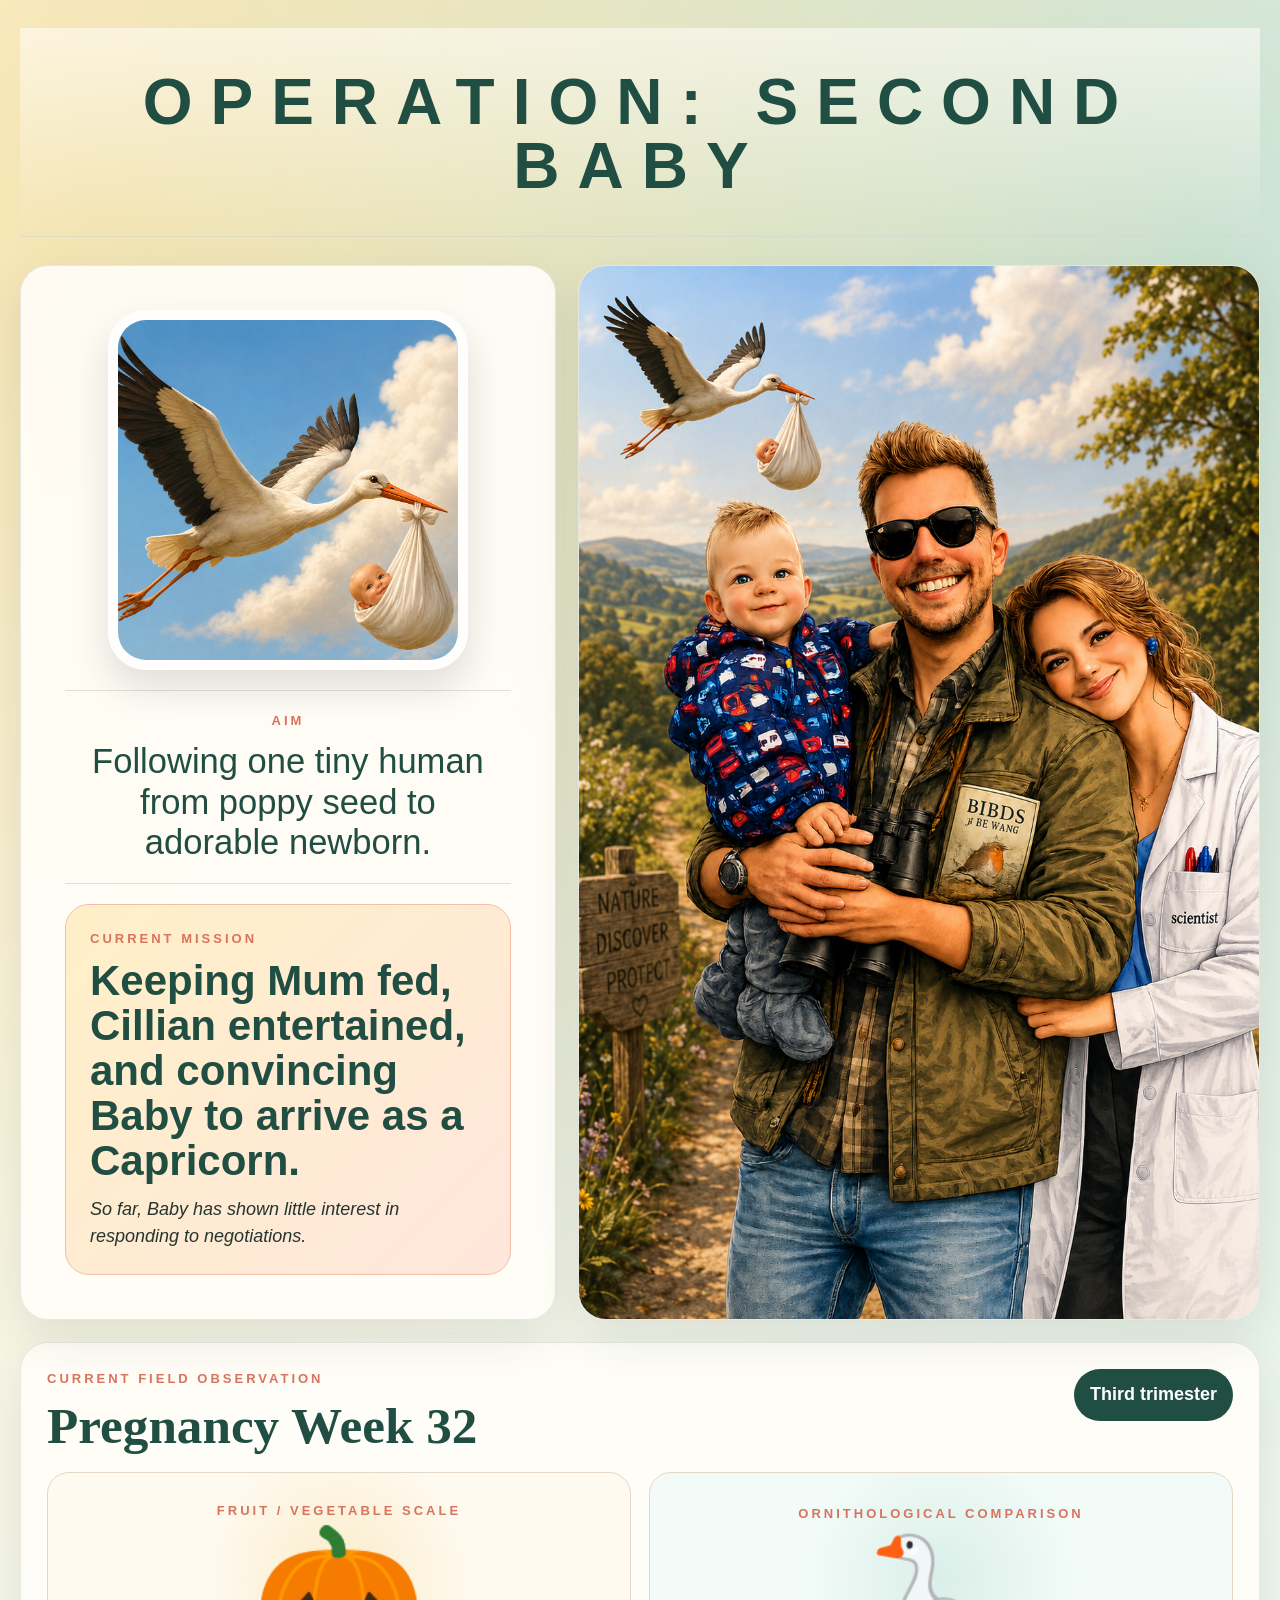
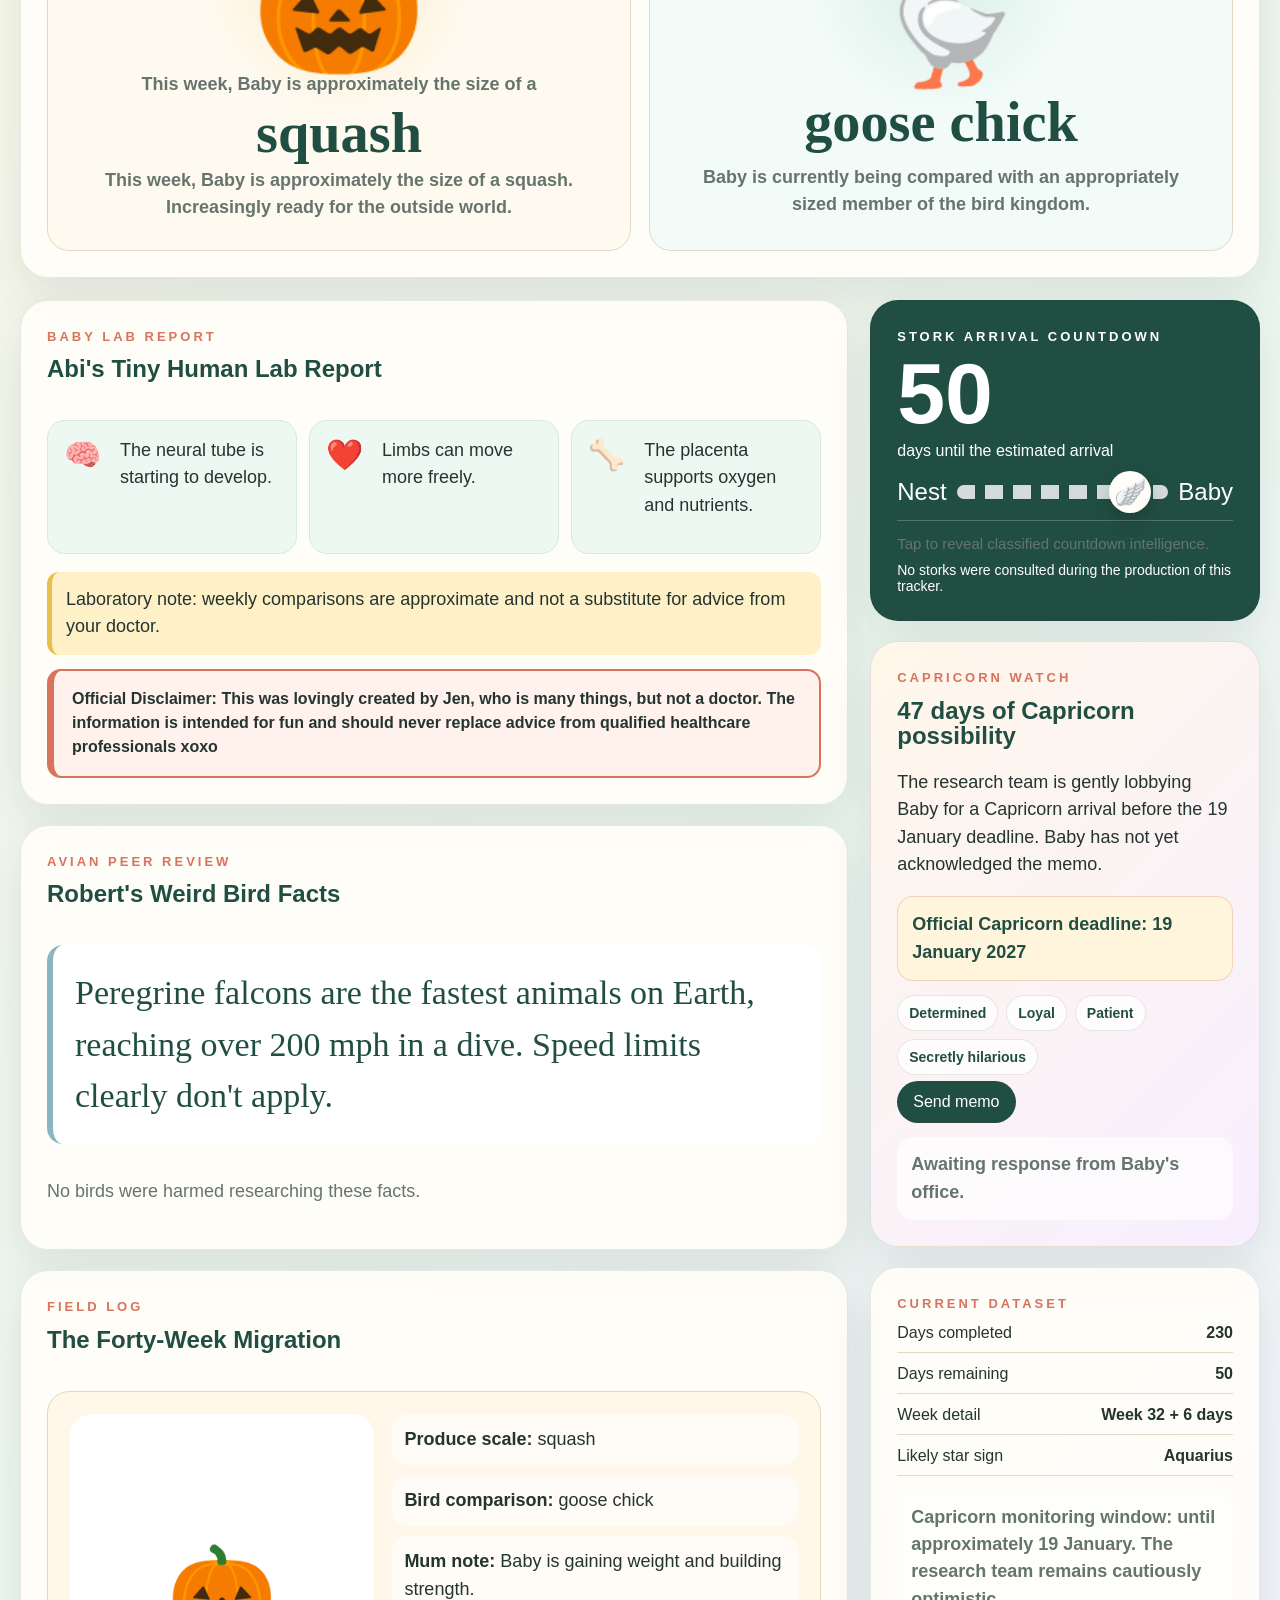
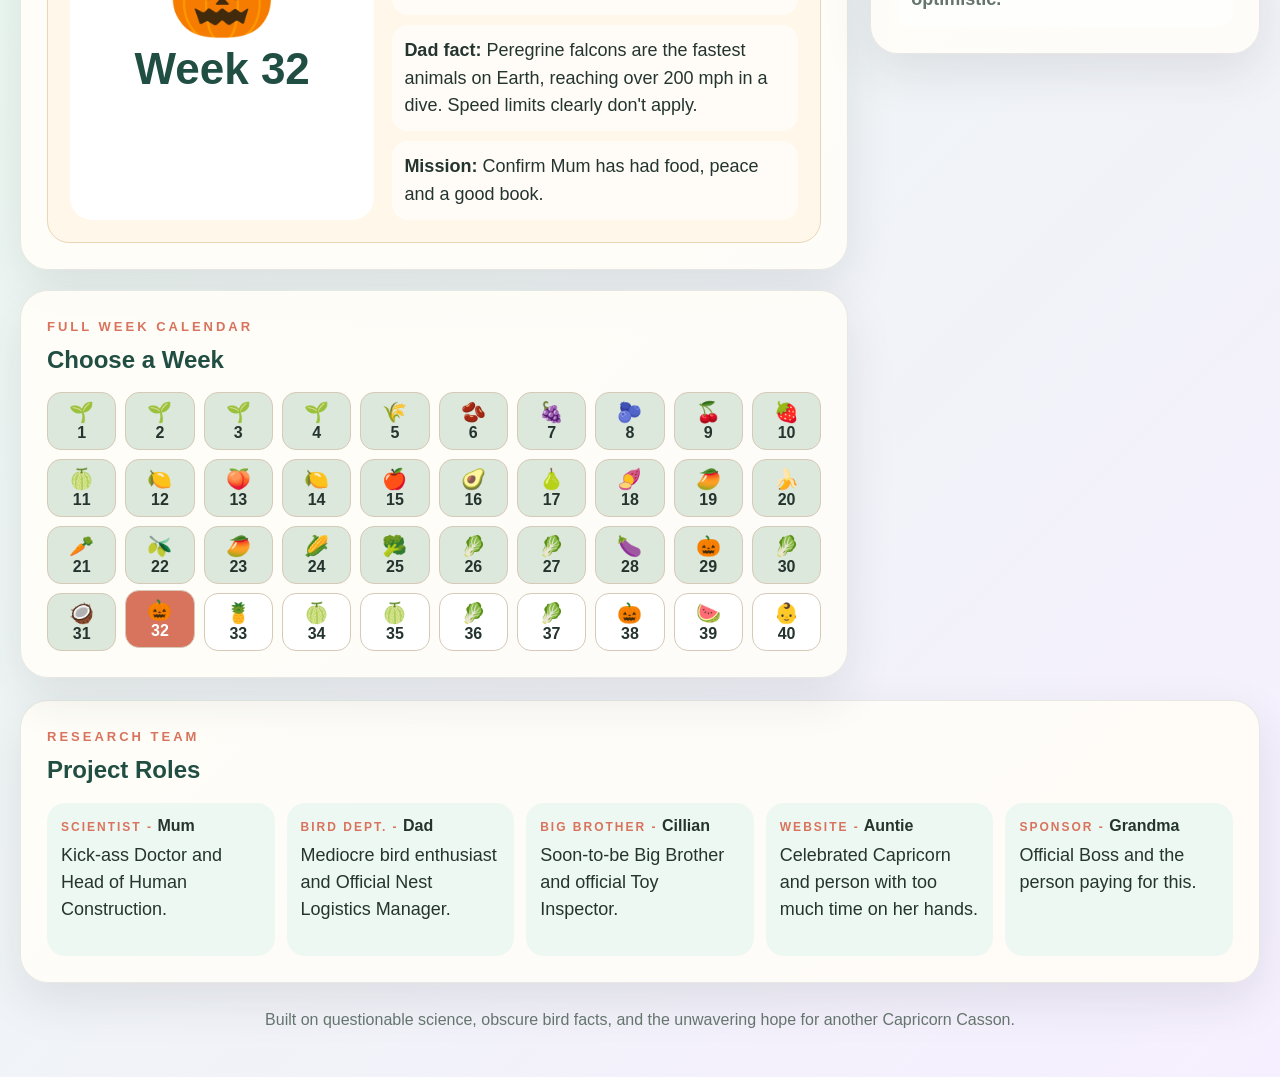
<file: index.html>
<!DOCTYPE html>
<html lang="en">
<head>
  <meta charset="UTF-8">
  <meta name="viewport" content="width=device-width, initial-scale=1.0">
  <meta name="theme-color" content="#214e43">
  <meta name="description" content="Operation Second Baby: a playful baby countdown and family field log.">
  <title>Operation Second Baby</title>
  <link rel="stylesheet" href="style.css">
</head>
<body>
  <main class="page">
    <header class="top-logo" aria-label="Operation Second Baby">
      <h1>Operation: Second Baby</h1>
    </header>

    <section class="opening-grid">
      <div class="opening-copy">
        <img class="stork-photo" src="stork.png" alt="Stork carrying a baby">

        <article class="aim-card">
          <p class="eyebrow">Aim</p>
          <p>Following one tiny human from poppy seed to adorable newborn.</p>
        </article>

        <article class="mission-card">
          <p class="eyebrow">Current Mission</p>
          <h2>Keeping Mum fed, Cillian entertained, and convincing Baby to arrive as a Capricorn.</h2>
          <p>So far, Baby has shown little interest in responding to negotiations.</p>
        </article>
      </div>

      <figure class="family-photo">
        <img src="family.png" alt="Robert, Abi and Cillian">
      </figure>
    </section>

    <section class="observation-card">
      <div class="observation-header">
        <div>
          <p class="eyebrow">Current Field Observation</p>
          <h2>Pregnancy Week <span id="currentWeek">...</span></h2>
        </div>
        <p id="trimesterText" class="trimester-pill">Calculating trimester...</p>
      </div>

      <div class="comparison-grid">
        <article class="mini-comparison produce-panel">
          <p class="eyebrow">Fruit / Vegetable Scale</p>
          <div id="sizeEmoji" class="comparison-emoji">🌱</div>
          <p>This week, Baby is approximately the size of a</p>
          <h3 id="sizeName">very mysterious vegetable</h3>
          <p id="sizeDescription">Gathering measurements from the nest...</p>
        </article>

        <article class="mini-comparison bird-panel">
          <p class="eyebrow">Ornithological Comparison</p>
          <div id="birdEmoji" class="comparison-emoji">🐣</div>
          <h3 id="birdName">Tiny hatchling</h3>
          <p id="birdComparison">Baby is currently being compared with an appropriately sized member of the bird kingdom.</p>
        </article>
      </div>
    </section>

    <section class="dashboard-grid">
      <div class="main-column">
        <article class="card lab-card">
          <div class="section-heading">
            <div>
              <p class="eyebrow">Baby Lab Report</p>
              <h2>Abi's Tiny Human Lab Report</h2>
            </div>
          </div>
          <div id="scienceFacts" class="science-list"></div>
          <p class="lab-note">
          Laboratory note: weekly comparisons are approximate and not a substitute for advice from your doctor.
            </p>

          <p class="warning-note">
            Official Disclaimer: This was lovingly created by Jen, who is many things, but not a doctor. The information is intended for fun and should never replace advice from qualified healthcare professionals xoxo 
            </p>
        </article>

        <article class="card dad-card">
          <div class="section-heading">
            <div>
              <p class="eyebrow">Avian Peer Review</p>
              <h2>Robert's Weird Bird Facts</h2>
            </div>
          </div>
          <p id="birdFact" class="large-fact">Preparing a suspiciously specific bird fact...</p>
          <p class="quiet">No birds were harmed researching these facts.</p>
        </article>

        <article class="field-log card">
          <div class="section-heading">
            <div>
              <p class="eyebrow">Field Log</p>
              <h2>The Forty-Week Migration</h2>
            </div>
          </div>
          <article id="weekDetail" class="week-detail">Loading field report...</article>
        </article>

        <article class="calendar-section card">
          <p class="eyebrow">Full Week Calendar</p>
          <h2>Choose a Week</h2>
          <div id="timeline" class="timeline"></div>
        </article>
      </div>

      <aside class="side-column">
        <button id="countdownCard" class="status-card countdown-card" type="button" aria-expanded="false">
          <span class="eyebrow">Stork Arrival Countdown</span>
          <strong id="daysRemaining" class="big-number">...</strong>
          <span>days until the estimated arrival</span>
          <span class="countdown-route" aria-hidden="true">
            <span class="route-end">Nest</span>
            <span class="countdown-route-line"><span id="countdownWingMarker">Wings</span></span>
            <span class="route-end">Baby</span>
          </span>
          <span id="countdownSecret" class="secret-note">Tap to reveal classified countdown intelligence.</span>
          <span class="quiet countdown-note">No storks were consulted during the production of this tracker.</span>
        </button>

        <article class="status-card capricorn-card">
          <p class="eyebrow">Capricorn Watch</p>
          <h2 id="capricornTitle">Negotiations ongoing</h2>
          <p id="capricornText">The research team remains hopeful.</p>
          <p class="deadline-pill">Official Capricorn deadline: 19 January 2027</p>
          <div class="trait-list" aria-label="Best Capricorn traits">
            <span>Determined</span>
            <span>Loyal</span>
            <span>Patient</span>
            <span>Secretly hilarious</span>
          </div>
          <button id="negotiateButton" class="small-button" type="button">Send memo</button>
          <p id="capricornReply" class="memo-reply">Awaiting response from Baby's office.</p>
        </article>

        <article class="card dataset-card">
          <p class="eyebrow">Current Dataset</p>
          <div class="dataset-list">
            <div><span>Days completed</span><strong id="daysCompleted">...</strong></div>
            <div><span>Days remaining</span><strong id="daysRemainingSmall">...</strong></div>
            <div><span>Week detail</span><strong id="weekDayText">...</strong></div>
            <div><span>Likely star sign</span><strong>Aquarius</strong></div>
          </div>
          <p class="capricorn-note">Capricorn monitoring window: until approximately 19 January. The research team remains cautiously optimistic.</p>
        </article>
      </aside>
    </section>

    <section class="research-team card">
      <p class="eyebrow">Research Team</p>
      <h2>Project Roles</h2>
      <div class="team-list">
        <div><span>Scientist - </span><strong> Mum</strong><p>Kick-ass Doctor and Head of Human Construction.</p></div>
        <div><span>Bird Dept. - </span><strong> Dad</strong><p>Mediocre bird enthusiast and Official Nest Logistics Manager.</p></div>
        <div><span>Big Brother - </span><strong> Cillian</strong><p>Soon-to-be Big Brother and official Toy Inspector.</p></div>
        <div><span>Website - </span><strong> Auntie</strong><p>Celebrated Capricorn and person with too much time on her hands.</p></div>
        <div><span>Sponsor - </span><strong> Grandma</strong><p>Official Boss and the person paying for this.</p></div>
      </div>
    </section>

    <footer>
      Built on questionable science, obscure bird facts, and the unwavering hope for another Capricorn Casson.
    </footer>
  </main>

  <div id="capricornModal" class="modal" aria-hidden="true">
    <div class="modal-panel" role="dialog" aria-modal="true" aria-labelledby="capricornModalTitle">
      <p class="eyebrow">Special Announcement</p>
      <h2 id="capricornModalTitle">Capricorn Deadline Confirmed</h2>
      <p>The research team has identified 19 January 2027 as the official Capricorn arrival deadline.</p>
      <p>Baby has been informed. Baby has not signed anything.</p>
      <button id="closeCapricornModal" class="small-button" type="button">Noted</button>
    </div>
  </div>

  <script src="script.js?v=20260729-2"></script>
</body>
</html>
</file>
<file: style.css>
* {
  box-sizing: border-box;
}

:root {
  --ink: #24342f;
  --forest: #214e43;
  --sage: #dce8dc;
  --mint: #eef8f2;
  --paper: #fffdf8;
  --cream: #fff5dc;
  --peach: #ffe4d3;
  --coral: #d8735d;
  --gold: #e8bf4d;
  --line: #e4d8c4;
  --muted: #65756d;
}

body {
  margin: 0;
  font-family: Arial, Helvetica, sans-serif;
  color: var(--ink);
  background:
    radial-gradient(circle at 8% 5%, rgba(232, 191, 77, 0.3), transparent 28%),
    radial-gradient(circle at 94% 6%, rgba(142, 198, 184, 0.42), transparent 30%),
    linear-gradient(135deg, #fff6df, #ecf7f1 58%, #f6efff);
}

.page {
  width: min(1240px, calc(100% - 32px));
  margin: 0 auto;
  padding: 28px 0 48px;
}

.top-logo {
  width: 100%;
  margin: 0 auto 28px;
  padding: 42px 24px 38px;
  border-bottom: 1px solid rgba(36, 52, 47, 0.12);
  background: linear-gradient(180deg, rgba(255, 253, 248, 0.58), rgba(255, 253, 248, 0));
  text-align: center;
}

.top-logo h1 {
  margin: 0;
  color: var(--forest);
  font-size: clamp(34px, 5vw, 72px);
  font-weight: 900;
  letter-spacing: clamp(5px, 1.5vw, 18px);
  line-height: 1;
  text-transform: uppercase;
}

.opening-grid {
  display: grid;
  grid-template-columns: minmax(0, 0.88fr) minmax(420px, 1.12fr);
  gap: 22px;
  align-items: stretch;
  margin-bottom: 22px;
}

.opening-copy,
.family-photo,
.observation-card,
.card,
.status-card {
  border: 1px solid rgba(36, 52, 47, 0.1);
  border-radius: 28px;
  background: rgba(255, 253, 248, 0.92);
  box-shadow: 0 18px 48px rgba(36, 52, 47, 0.1);
}

.opening-copy {
  display: grid;
  align-content: center;
  gap: 20px;
  padding: clamp(24px, 4vw, 44px);
}

.stork-photo {
  display: block;
  width: min(100%, 360px);
  aspect-ratio: 1;
  height: auto;
  margin: 0 auto;
  object-fit: cover;
  object-position: center 35%;
  border: 10px solid rgba(255, 255, 255, 0.78);
  border-radius: 38px;
  box-shadow: 0 18px 36px rgba(36, 52, 47, 0.14);
}

.family-photo {
  margin: 0;
  min-height: 640px;
  overflow: hidden;
}

.family-photo img {
  display: block;
  width: 100%;
  height: 100%;
  object-fit: cover;
  object-position: center 42%;
}

.eyebrow {
  margin: 0 0 10px;
  color: var(--coral);
  font-size: 13px;
  font-weight: 900;
  letter-spacing: 3px;
  text-transform: uppercase;
}

h2,
h3,
p {
  margin-top: 0;
}

h2,
h3 {
  color: var(--forest);
  line-height: 1.07;
}

p {
  font-size: 18px;
  line-height: 1.52;
}

.aim-card {
  padding: 20px 22px;
  text-align: center;
  border-top: 1px solid rgba(36, 52, 47, 0.14);
  border-bottom: 1px solid rgba(36, 52, 47, 0.14);
}

.aim-card p:last-child {
  margin-bottom: 0;
  color: var(--forest);
  font-size: clamp(24px, 2.7vw, 36px);
  line-height: 1.18;
}

.mission-card {
  padding: 24px;
  border: 1px solid #f2bfa8;
  border-radius: 24px;
  background: linear-gradient(135deg, #fff0c8, #ffe6dc);
}

.mission-card h2 {
  margin-bottom: 12px;
  font-size: clamp(28px, 3.3vw, 42px);
}

.mission-card p:last-child {
  margin-bottom: 0;
  font-style: italic;
}

.observation-card,
.card,
.status-card {
  padding: 26px;
}

.observation-card {
  margin-bottom: 22px;
}

.observation-header,
.section-heading {
  display: flex;
  gap: 16px;
  align-items: flex-start;
  justify-content: space-between;
  margin-bottom: 18px;
}

.observation-header h2 {
  margin: 0;
  font-family: Georgia, "Times New Roman", serif;
  font-size: clamp(34px, 4vw, 52px);
}

.trimester-pill,
.small-button {
  border-radius: 999px;
  padding: 12px 16px;
  background: var(--forest);
  color: white;
  font-weight: 900;
}

.trimester-pill {
  margin: 0;
}

.comparison-grid {
  display: grid;
  grid-template-columns: 1fr 1fr;
  gap: 18px;
}

.mini-comparison {
  min-height: 360px;
  display: grid;
  place-items: center;
  padding: 28px;
  border: 1px solid var(--line);
  border-radius: 22px;
  text-align: center;
}

.produce-panel {
  background: radial-gradient(circle at 50% 28%, rgba(232, 191, 77, 0.24), transparent 34%), #fffaf0;
}

.bird-panel {
  background: radial-gradient(circle at 50% 28%, rgba(142, 198, 184, 0.24), transparent 34%), #f2fbf8;
}

.comparison-emoji {
  font-size: clamp(100px, 11vw, 170px);
  line-height: 1;
}

.mini-comparison h3 {
  margin: 4px 0;
  font-family: Georgia, "Times New Roman", serif;
  font-size: clamp(38px, 4.4vw, 64px);
}

.mini-comparison p:not(.eyebrow) {
  max-width: 520px;
  margin-bottom: 0;
  color: var(--muted);
  font-weight: 800;
}

.dashboard-grid {
  display: grid;
  grid-template-columns: minmax(0, 1.7fr) minmax(280px, 0.8fr);
  gap: 22px;
  align-items: start;
}

.main-column,
.side-column {
  display: grid;
  gap: 20px;
}

.status-card {
  text-align: left;
}

button.status-card,
.small-button {
  border: 1px solid rgba(36, 52, 47, 0.1);
  cursor: pointer;
  font: inherit;
}

.countdown-card {
  background: var(--forest);
  color: white;
}

.countdown-card .eyebrow,
.countdown-card .quiet {
  color: white;
}

.big-number {
  display: block;
  margin: 10px 0;
  color: var(--coral);
  font-size: clamp(56px, 7vw, 86px);
  font-weight: 900;
  line-height: 0.9;
}

.countdown-card .big-number {
  color: white;
}

.countdown-route {
  display: grid;
  grid-template-columns: auto minmax(110px, 1fr) auto;
  gap: 10px;
  align-items: center;
  margin-top: 20px;
}

.route-end {
  font-size: 24px;
  line-height: 1;
}

.countdown-route-line {
  position: relative;
  display: block;
  height: 14px;
  border-radius: 999px;
  background: repeating-linear-gradient(90deg, rgba(255, 255, 255, 0.8) 0 18px, transparent 18px 28px);
}

#countdownWingMarker {
  position: absolute;
  left: 0%;
  top: 50%;
  width: 42px;
  height: 42px;
  overflow: hidden;
  translate: -50% -50%;
  border-radius: 999px;
  background: #fffdf8;
  box-shadow: 0 8px 18px rgba(0, 0, 0, 0.18);
  color: transparent;
  transition: left 0.7s ease;
}

#countdownWingMarker::before {
  content: "🪽";
  position: absolute;
  inset: 0;
  display: grid;
  place-items: center;
  color: var(--forest);
  font-size: 26px;
}

.quiet,
.secret-note {
  color: var(--muted);
}

.secret-note {
  display: block;
  margin-top: 16px;
  padding-top: 14px;
  border-top: 1px solid rgba(255, 255, 255, 0.22);
  font-size: 15px;
}

.countdown-note {
  display: block;
  margin-top: 10px;
  font-size: 14px;
}

.capricorn-card {
  background: linear-gradient(135deg, #fff7e9, #f7efff);
}

.memo-reply,
.capricorn-note,
.deadline-pill {
  margin: 14px 0 0;
  padding: 14px;
  border-radius: 16px;
  background: rgba(255, 255, 255, 0.68);
  color: var(--muted);
  font-weight: 800;
}

.deadline-pill {
  border: 1px solid rgba(216, 115, 93, 0.28);
  background: #fff5dc;
  color: var(--forest);
}

.trait-list {
  display: flex;
  flex-wrap: wrap;
  gap: 8px;
  margin-top: 14px;
}

.trait-list span {
  padding: 9px 11px;
  border: 1px solid rgba(36, 52, 47, 0.1);
  border-radius: 999px;
  background: rgba(255, 255, 255, 0.72);
  color: var(--forest);
  font-size: 14px;
  font-weight: 900;
}

.small-button {
  border: 0;
  margin-top: 6px;
}

.science-list {
  display: grid;
  grid-template-columns: repeat(3, 1fr);
  gap: 12px;
}

.fact-item {
  display: grid;
  grid-template-columns: 44px 1fr;
  gap: 12px;
  padding: 16px;
  border: 1px solid #d8e8dc;
  border-radius: 18px;
  background: var(--mint);
}

.fact-item span {
  font-size: 30px;
}

.lab-note {
  margin: 18px 0 0;
  padding: 14px;
  border-left: 5px solid var(--gold);
  border-radius: 12px;
  background: #fff1c7;
}

.large-fact {
  padding: 22px;
  border-left: 6px solid #8ab6c0;
  border-radius: 16px;
  background: white;
  color: var(--forest);
  font-family: Georgia, "Times New Roman", serif;
  font-size: clamp(24px, 3vw, 34px);
}

.route {
  display: grid;
  grid-template-columns: auto 1fr auto;
  gap: 12px;
  align-items: center;
  margin: 24px 0;
  color: var(--forest);
  font-weight: 900;
}

.route-line {
  position: relative;
  height: 14px;
  border-radius: 999px;
  background: repeating-linear-gradient(90deg, #9eb2a5 0 16px, transparent 16px 25px);
}

#storkMarker {
  position: absolute;
  left: 0%;
  top: 50%;
  translate: -50% -50%;
  padding: 7px 10px;
  border-radius: 999px;
  background: white;
  box-shadow: 0 8px 18px rgba(36, 52, 47, 0.16);
  color: transparent;
  transition: left 0.7s ease;
}

#storkMarker::before {
  content: "🪽";
  color: var(--forest);
}

.dataset-list {
  display: grid;
  gap: 12px;
}

.dataset-list div {
  display: flex;
  justify-content: space-between;
  gap: 16px;
  padding-bottom: 10px;
  border-bottom: 1px solid var(--line);
}

.week-detail {
  padding: 22px;
  border: 1px solid #ead6b7;
  border-radius: 22px;
  background: #fff7e9;
}

.week-detail-layout {
  display: grid;
  grid-template-columns: 0.75fr 1fr;
  gap: 18px;
}

.week-badge {
  display: grid;
  place-items: center;
  min-height: 220px;
  border-radius: 22px;
  background: white;
  color: var(--forest);
  text-align: center;
}

.week-badge span {
  font-size: 88px;
}

.week-badge strong {
  display: block;
  font-size: 44px;
}

.week-notes {
  display: grid;
  gap: 10px;
}

.week-notes p {
  margin: 0;
  padding: 12px;
  border-radius: 16px;
  background: rgba(255, 255, 255, 0.7);
}

.timeline {
  display: grid;
  grid-template-columns: repeat(10, 1fr);
  gap: 9px;
  margin-top: 16px;
}

.week-button {
  min-height: 58px;
  border: 1px solid #d7c9b8;
  border-radius: 14px;
  background: white;
  color: var(--ink);
  font: inherit;
  font-weight: 900;
  cursor: pointer;
}

.week-button span {
  display: block;
  font-size: 20px;
}

.week-button.past {
  background: var(--sage);
}

.week-button.current {
  background: var(--forest);
  color: white;
}

.week-button.selected {
  background: var(--coral);
  color: white;
  transform: translateY(-3px);
}

.research-team {
  margin-top: 22px;
}

.team-list {
  display: grid;
  grid-template-columns: repeat(5, 1fr);
  gap: 12px;
}

.team-list div {
  padding: 14px;
  border-radius: 18px;
  background: var(--mint);
}

.team-list span {
  display: inline-block;
  margin-bottom: 8px;
  color: var(--coral);
  font-size: 12px;
  font-weight: 900;
  letter-spacing: 2px;
  text-transform: uppercase;
}

footer {
  margin-top: 28px;
  color: var(--muted);
  text-align: center;
}

.modal {
  position: fixed;
  inset: 0;
  z-index: 20;
  display: none;
  place-items: center;
  padding: 24px;
  background: rgba(36, 52, 47, 0.45);
}

.modal.is-open {
  display: grid;
}

.modal-panel {
  width: min(560px, 100%);
  padding: clamp(26px, 5vw, 42px);
  border: 1px solid #f2bfa8;
  border-radius: 28px;
  background:
    radial-gradient(circle at 92% 10%, rgba(232, 191, 77, 0.28), transparent 28%),
    linear-gradient(135deg, #fffdf8, #ffe8dd);
  box-shadow: 0 28px 80px rgba(36, 52, 47, 0.28);
  text-align: center;
}

.modal-panel h2 {
  margin-bottom: 14px;
  font-family: Georgia, "Times New Roman", serif;
  font-size: clamp(34px, 5vw, 54px);
}

.modal-panel p:not(.eyebrow) {
  margin-bottom: 14px;
  color: var(--ink);
}

@media (max-width: 980px) {
  .opening-grid,
  .dashboard-grid,
  .comparison-grid,
  .week-detail-layout {
    grid-template-columns: 1fr;
  }

  .family-photo {
    min-height: 520px;
  }

  .science-list,
  .team-list {
    grid-template-columns: 1fr;
  }

  .timeline {
    grid-template-columns: repeat(5, 1fr);
  }
}

@media (max-width: 560px) {
  .page {
    width: min(100% - 20px, 1240px);
    padding-top: 14px;
  }

  .top-logo h1 {
    font-size: 26px;
    letter-spacing: 5px;
  }

  .stork-photo {
    width: min(100%, 260px);
  }

  .opening-copy,
  .observation-card,
  .status-card,
  .card {
    padding: 18px;
    border-radius: 22px;
  }

  .observation-header,
  .section-heading {
    flex-direction: column;
  }
}
 .warning-note {
  margin: 14px 0 0;
  padding: 16px 18px;
  border: 2px solid #d8735d;
  border-left: 7px solid #d8735d;
  border-radius: 14px;
  background: #fff1ec;
  color: var(--ink);
  font-size: 16px;
  font-weight: 800;
}
</file>
